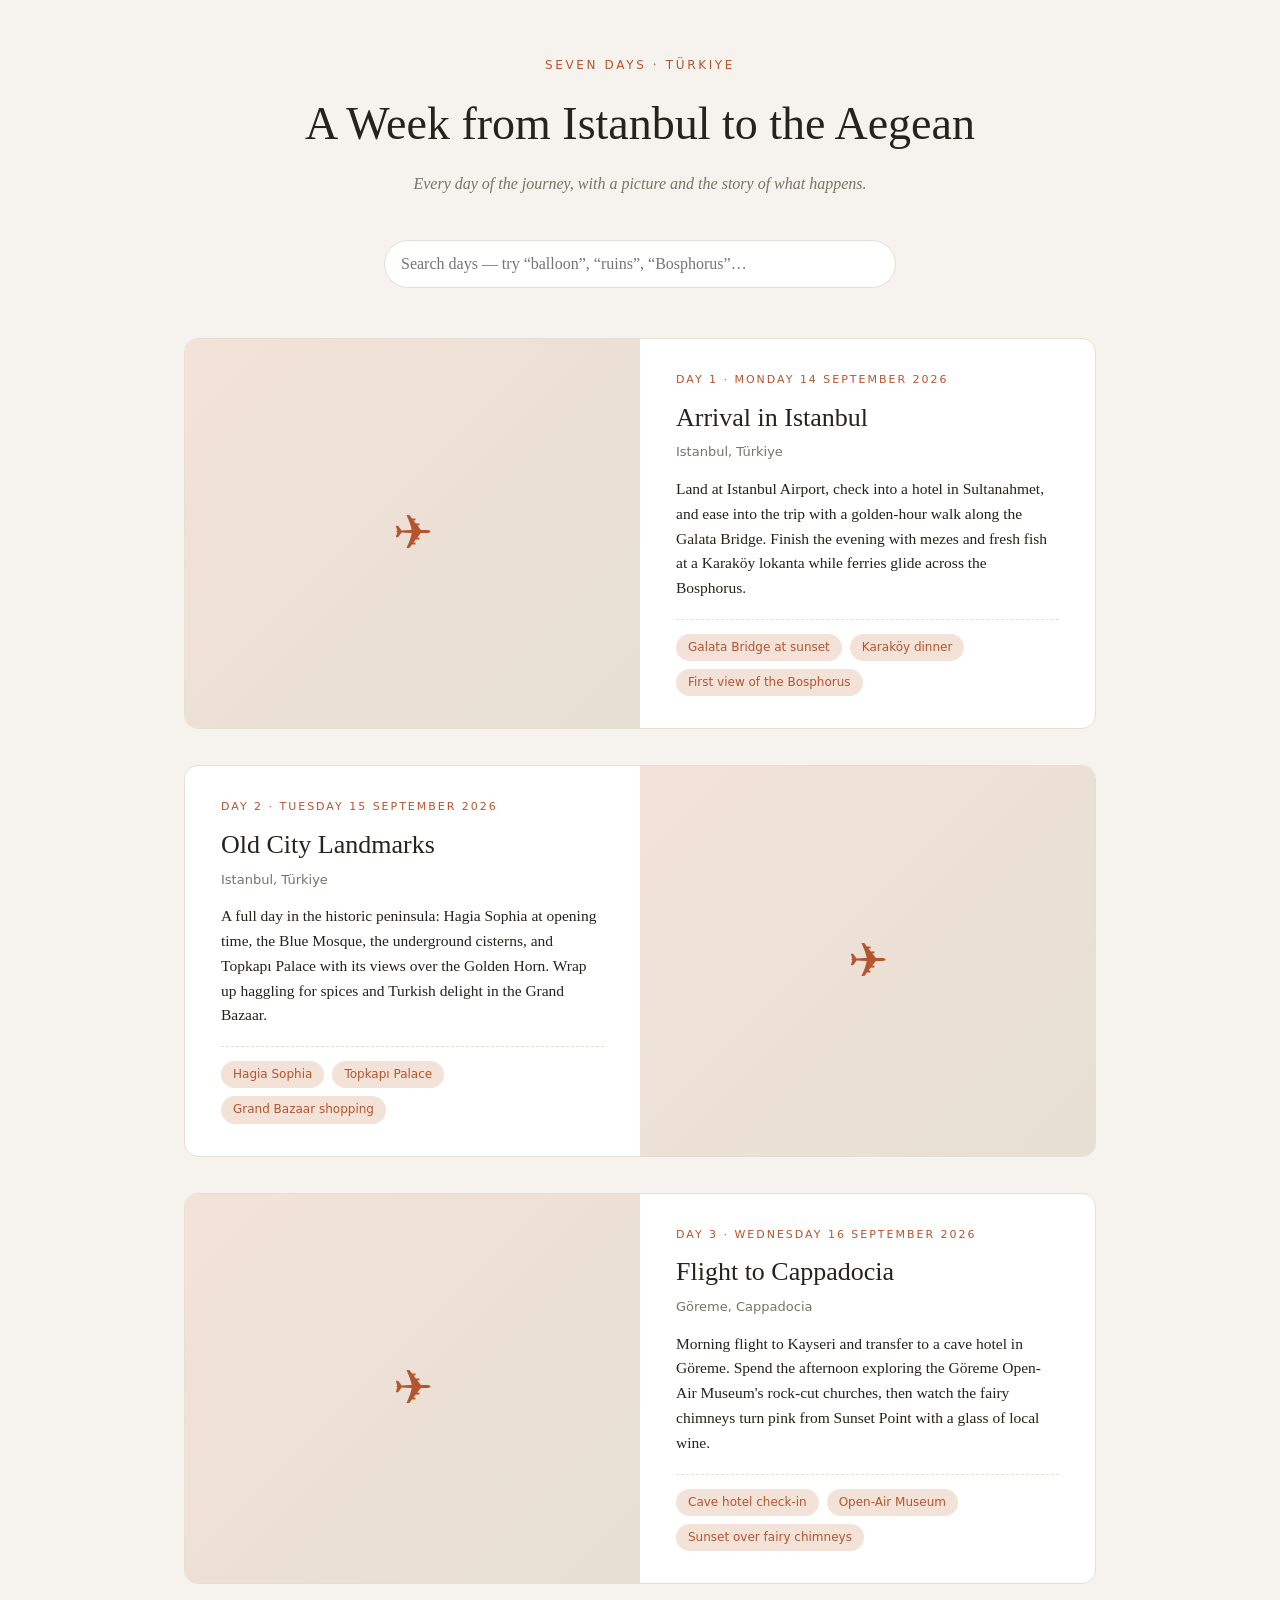
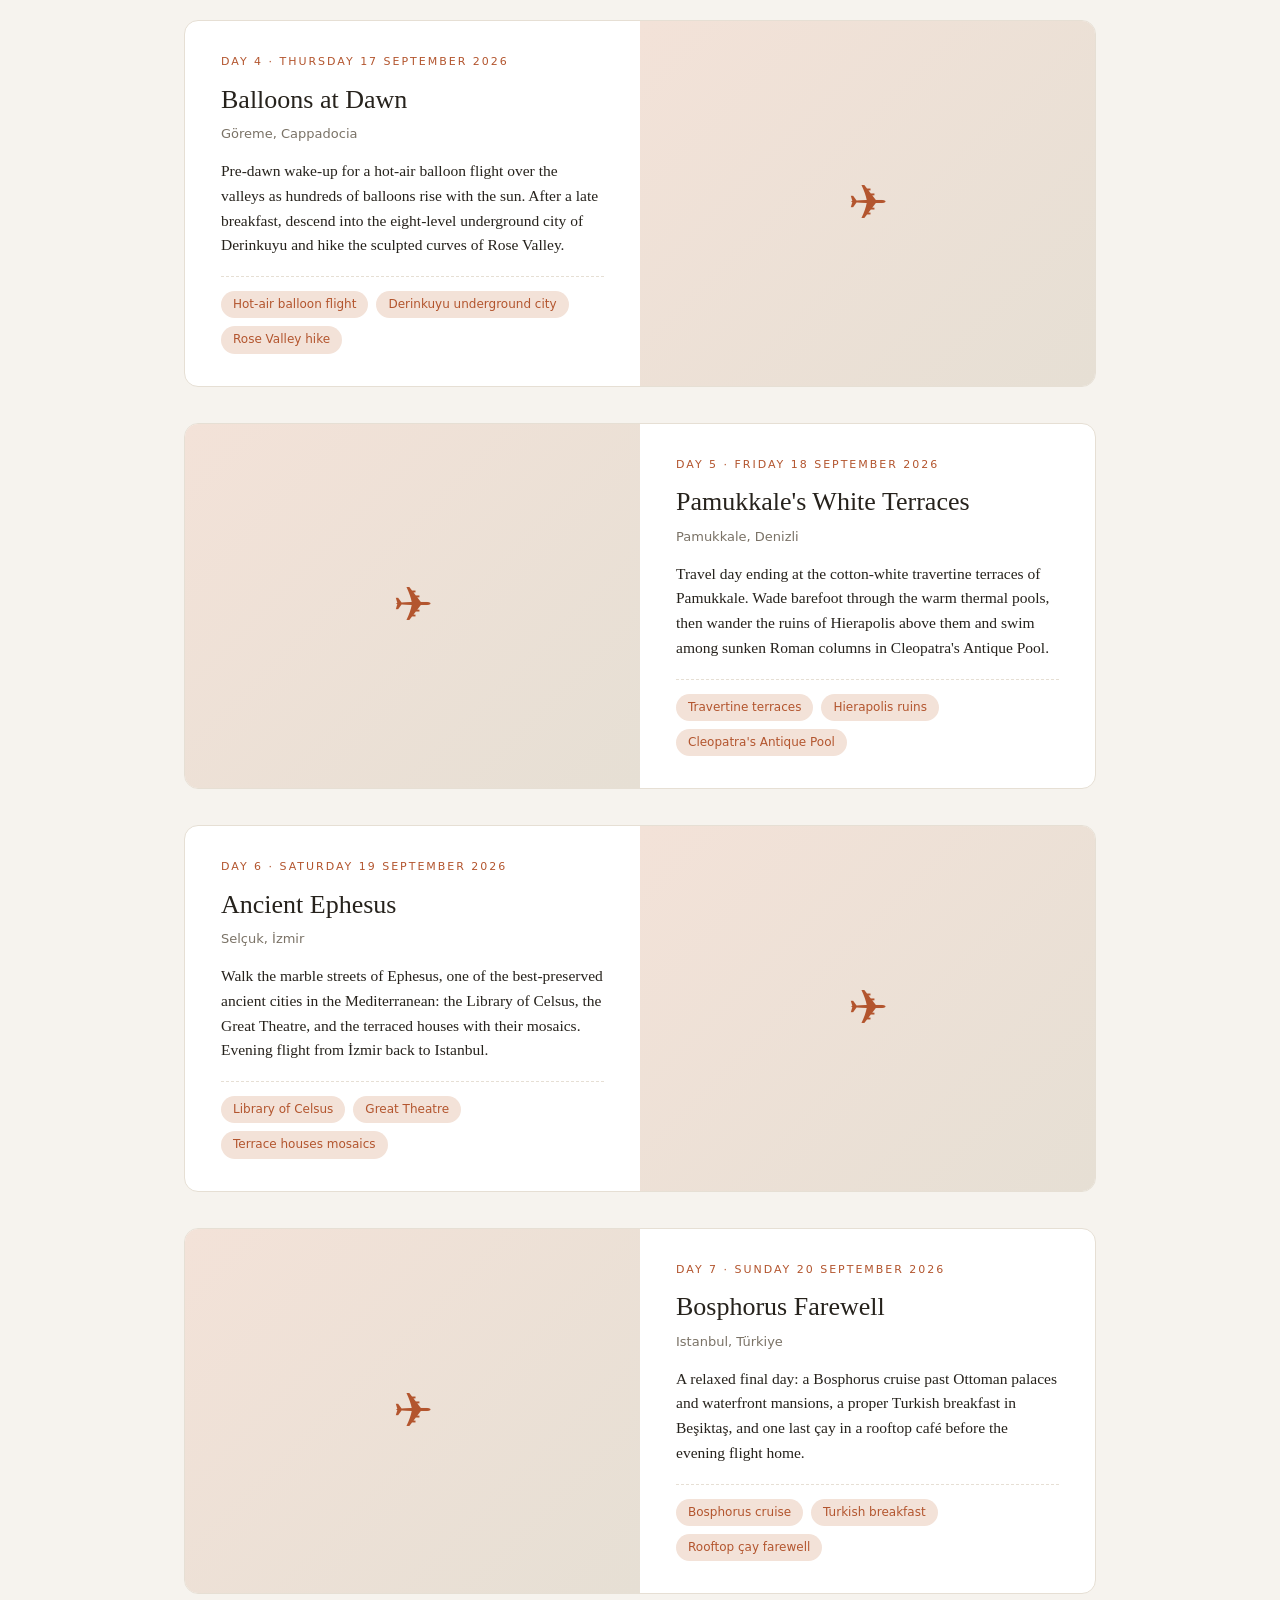
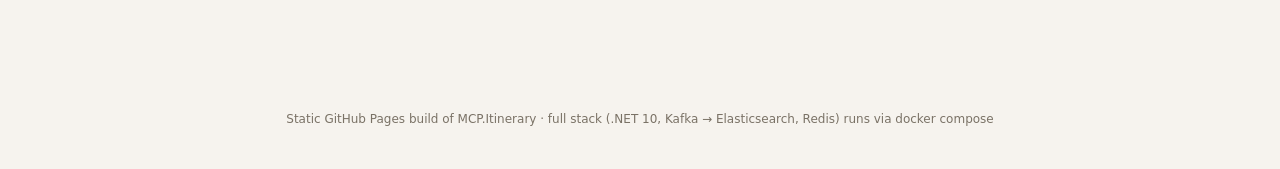
<file: docs/index.html>
<!DOCTYPE html>
<html lang="en">
<head>
<meta charset="utf-8">
<meta name="viewport" content="width=device-width, initial-scale=1">
<title>Türkiye Itinerary</title>
<style>
  :root {
    --bg: #f6f3ee;
    --card: #ffffff;
    --ink: #26221c;
    --muted: #7a7266;
    --accent: #b3552e;
    --accent-soft: #f3e2d8;
    --line: #e6dfd4;
  }
  * { box-sizing: border-box; margin: 0; }
  body {
    font-family: Georgia, "Times New Roman", serif;
    background: var(--bg);
    color: var(--ink);
    line-height: 1.6;
  }
  header {
    max-width: 960px;
    margin: 0 auto;
    padding: 56px 24px 16px;
    text-align: center;
  }
  header .kicker {
    font-family: ui-sans-serif, system-ui, sans-serif;
    font-size: 12px;
    letter-spacing: 0.22em;
    text-transform: uppercase;
    color: var(--accent);
    margin-bottom: 12px;
  }
  header h1 { font-size: clamp(30px, 5vw, 46px); font-weight: 500; }
  header p.sub { color: var(--muted); margin-top: 10px; font-style: italic; }
  .searchbar {
    max-width: 560px;
    margin: 28px auto 8px;
    display: flex;
    gap: 8px;
    padding: 0 24px;
  }
  .searchbar input {
    flex: 1;
    font: inherit;
    padding: 10px 16px;
    border: 1px solid var(--line);
    border-radius: 999px;
    background: var(--card);
    color: var(--ink);
    outline: none;
  }
  .searchbar input:focus { border-color: var(--accent); }
  .search-meta {
    text-align: center;
    font-family: ui-sans-serif, system-ui, sans-serif;
    font-size: 12px;
    color: var(--muted);
    min-height: 18px;
    margin-bottom: 8px;
  }
  main {
    max-width: 960px;
    margin: 0 auto;
    padding: 16px 24px 80px;
  }
  .day {
    display: grid;
    grid-template-columns: 1fr 1fr;
    gap: 0;
    background: var(--card);
    border: 1px solid var(--line);
    border-radius: 14px;
    overflow: hidden;
    margin-bottom: 36px;
  }
  .day:nth-child(even) .media { order: 2; }
  .media { position: relative; min-height: 280px; }
  .media img {
    position: absolute;
    inset: 0;
    width: 100%;
    height: 100%;
    object-fit: cover;
  }
  .media .fallback {
    position: absolute;
    inset: 0;
    display: flex;
    align-items: center;
    justify-content: center;
    background: linear-gradient(135deg, var(--accent-soft), var(--line));
    color: var(--accent);
    font-size: 48px;
  }
  .body { padding: 32px 36px; display: flex; flex-direction: column; }
  .day-tag {
    font-family: ui-sans-serif, system-ui, sans-serif;
    font-size: 11px;
    letter-spacing: 0.18em;
    text-transform: uppercase;
    color: var(--accent);
    margin-bottom: 8px;
  }
  .body h2 { font-size: 26px; font-weight: 500; margin-bottom: 4px; }
  .body .where {
    font-family: ui-sans-serif, system-ui, sans-serif;
    font-size: 13px;
    color: var(--muted);
    margin-bottom: 14px;
  }
  .body p.summary { font-size: 15.5px; }
  .highlights {
    margin-top: 18px;
    padding-top: 14px;
    border-top: 1px dashed var(--line);
    display: flex;
    flex-wrap: wrap;
    gap: 8px;
  }
  .highlights span {
    font-family: ui-sans-serif, system-ui, sans-serif;
    font-size: 12px;
    background: var(--accent-soft);
    color: var(--accent);
    border-radius: 999px;
    padding: 4px 12px;
  }
  .empty {
    text-align: center;
    color: var(--muted);
    font-style: italic;
    padding: 60px 0;
  }
  footer {
    text-align: center;
    font-family: ui-sans-serif, system-ui, sans-serif;
    font-size: 12px;
    color: var(--muted);
    padding-bottom: 40px;
  }
  @media (max-width: 720px) {
    .day { grid-template-columns: 1fr; }
    .day:nth-child(even) .media { order: 0; }
    .media { min-height: 200px; }
    .body { padding: 24px; }
  }
</style>
</head>
<body>
<header>
  <div class="kicker">Seven days &middot; Türkiye</div>
  <h1>A Week from Istanbul to the Aegean</h1>
  <p class="sub">Every day of the journey, with a picture and the story of what happens.</p>
</header>

<div class="searchbar">
  <input id="search" type="search" placeholder="Search days — try “balloon”, “ruins”, “Bosphorus”…" autocomplete="off">
</div>
<div class="search-meta" id="searchMeta"></div>

<main id="days"></main>

<footer>Static GitHub Pages build of MCP.Itinerary &middot; full stack (.NET 10, Kafka &rarr; Elasticsearch, Redis) runs via docker compose</footer>

<script>
const daysEl = document.getElementById('days');
const searchEl = document.getElementById('search');
const metaEl = document.getElementById('searchMeta');
let allDays = [];

const fmtDate = iso => new Date(iso + 'T00:00:00').toLocaleDateString('en-GB', {
  weekday: 'long', day: 'numeric', month: 'long', year: 'numeric'
});

function render(days) {
  if (!days.length) {
    daysEl.innerHTML = '<div class="empty">No days match that search.</div>';
    return;
  }
  daysEl.innerHTML = days.map(d => `
    <article class="day">
      <div class="media">
        <div class="fallback">✈</div>
        <img src="${d.imageUrl}" alt="${d.title}" loading="lazy"
             onerror="this.remove()">
      </div>
      <div class="body">
        <div class="day-tag">Day ${d.dayNumber} &middot; ${fmtDate(d.date)}</div>
        <h2>${d.title}</h2>
        <div class="where">${d.location}</div>
        <p class="summary">${d.summary}</p>
        <div class="highlights">${(d.highlights || []).map(h => `<span>${h}</span>`).join('')}</div>
      </div>
    </article>`).join('');
}

function search(q) {
  const needle = q.toLowerCase();
  return allDays.filter(d =>
    d.title.toLowerCase().includes(needle) ||
    d.location.toLowerCase().includes(needle) ||
    d.summary.toLowerCase().includes(needle) ||
    (d.highlights || []).some(h => h.toLowerCase().includes(needle)));
}

let timer;
searchEl.addEventListener('input', () => {
  clearTimeout(timer);
  timer = setTimeout(() => {
    const q = searchEl.value.trim();
    if (!q) { render(allDays); metaEl.textContent = ''; return; }
    const results = search(q);
    render(results);
    metaEl.textContent = `${results.length} result(s)`;
  }, 250);
});

fetch('itinerary.json')
  .then(r => r.json())
  .then(days => { allDays = days.sort((a, b) => a.dayNumber - b.dayNumber); render(allDays); })
  .catch(() => {
    daysEl.innerHTML = '<div class="empty">Could not load the itinerary data.</div>';
  });
</script>
</body>
</html>
</file>
